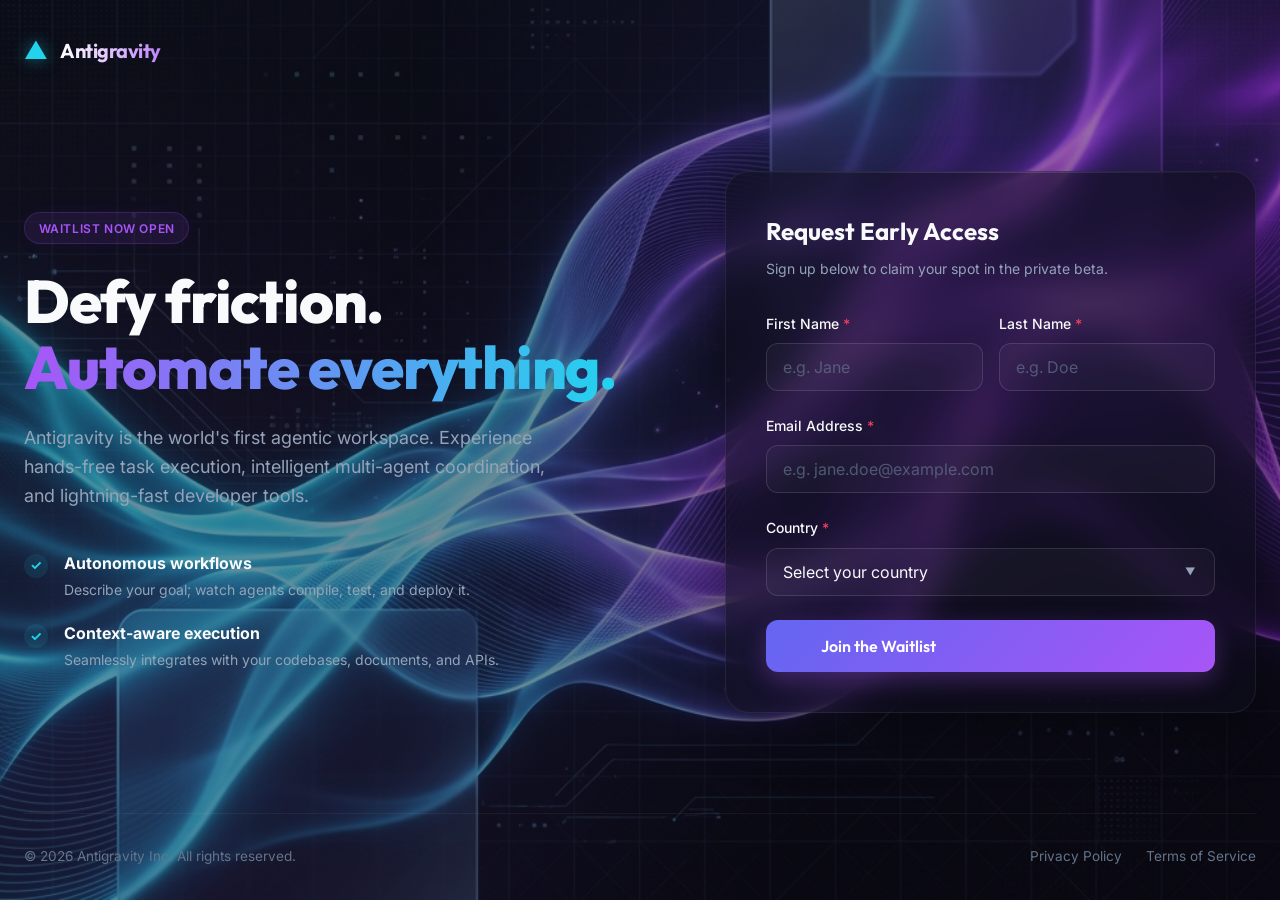
<file: index.html>
<!DOCTYPE html>
<html lang="en">
<head>
  <meta charset="UTF-8">
  <meta name="viewport" content="width=device-width, initial-scale=1.0">
  <title>Antigravity Workspace | Early Access Waitlist</title>
  <meta name="description" content="Join the waitlist for Antigravity Workspace, the next-generation agentic computing platform designed to automate workflows and elevate productivity.">
  
  <!-- Premium Typography -->
  <link rel="preconnect" href="https://fonts.googleapis.com">
  <link rel="preconnect" href="https://fonts.gstatic.com" crossorigin>
  <link href="https://fonts.googleapis.com/css2?family=Inter:wght@300;400;500;600&family=Outfit:wght@400;600;700;800&display=swap" rel="stylesheet">
  
  <!-- Custom Stylesheet -->
  <link rel="stylesheet" href="style.css">
</head>
<body>
  <!-- Animated Background Mesh -->
  <div class="bg-wrapper" aria-hidden="true">
    <div class="bg-mesh"></div>
    <div class="bg-overlay"></div>
  </div>

  <div class="page-container">
    <!-- Header -->
    <header class="site-header">
      <div class="logo-container">
        <span class="logo-icon" aria-hidden="true">▲</span>
        <span class="logo-text">Antigravity</span>
      </div>
    </header>

    <!-- Main Content -->
    <main class="main-content">
      <div class="content-grid">
        
        <!-- Left: Hero Messaging -->
        <section class="hero-section">
          <div class="badge">Waitlist Now Open</div>
          <h1 class="hero-title">Defy friction. <br><span class="gradient-text">Automate everything.</span></h1>
          <p class="hero-subtitle">
            Antigravity is the world's first agentic workspace. Experience hands-free task execution, intelligent multi-agent coordination, and lightning-fast developer tools.
          </p>
          
          <ul class="feature-list" role="list">
            <li class="feature-item">
              <span class="feature-icon" aria-hidden="true">✓</span>
              <div>
                <strong>Autonomous workflows</strong>
                <p>Describe your goal; watch agents compile, test, and deploy it.</p>
              </div>
            </li>
            <li class="feature-item">
              <span class="feature-icon" aria-hidden="true">✓</span>
              <div>
                <strong>Context-aware execution</strong>
                <p>Seamlessly integrates with your codebases, documents, and APIs.</p>
              </div>
            </li>
          </ul>
        </section>

        <!-- Right: Signup Form Card -->
        <section class="form-section">
          <div class="glass-card" id="signup-card">
            <div class="card-header">
              <h2>Request Early Access</h2>
              <p>Sign up below to claim your spot in the private beta.</p>
            </div>

            <!-- Form -->
            <form id="waitlist-form" novalidate>
              <div class="form-row">
                <!-- First Name -->
                <div class="form-group">
                  <label for="first-name">First Name <span class="required-star">*</span></label>
                  <input 
                    type="text" 
                    id="first-name" 
                    name="first_name" 
                    required 
                    autocomplete="given-name" 
                    placeholder="e.g. Jane"
                    aria-errormessage="first-name-error"
                  >
                  <div id="first-name-error" class="error-msg" role="alert">
                    <span aria-hidden="true">⚠️</span> First name is required.
                  </div>
                </div>

                <!-- Last Name -->
                <div class="form-group">
                  <label for="last-name">Last Name <span class="required-star">*</span></label>
                  <input 
                    type="text" 
                    id="last-name" 
                    name="last_name" 
                    required 
                    autocomplete="family-name" 
                    placeholder="e.g. Doe"
                    aria-errormessage="last-name-error"
                  >
                  <div id="last-name-error" class="error-msg" role="alert">
                    <span aria-hidden="true">⚠️</span> Last name is required.
                  </div>
                </div>
              </div>

              <!-- Email -->
              <div class="form-group">
                <label for="email">Email Address <span class="required-star">*</span></label>
                <input 
                  type="email" 
                  id="email" 
                  name="email" 
                  required 
                  autocomplete="email" 
                  placeholder="e.g. jane.doe@example.com"
                  aria-errormessage="email-error"
                >
                <div id="email-error" class="error-msg" role="alert">
                  <span aria-hidden="true">⚠️</span> Please enter a valid email address.
                </div>
              </div>

              <!-- Country -->
              <div class="form-group">
                <label for="country">Country <span class="required-star">*</span></label>
                <div class="select-wrapper">
                  <select 
                    id="country" 
                    name="country" 
                    required 
                    aria-errormessage="country-error"
                  >
                    <option value="" disabled selected hidden>Select your country</option>
                    <option value="US">United States</option>
                    <option value="GB">United Kingdom</option>
                    <option value="CA">Canada</option>
                    <option value="AU">Australia</option>
                    <option value="DE">Germany</option>
                    <option value="FR">France</option>
                    <option value="IN">India</option>
                    <option value="JP">Japan</option>
                    <option value="BR">Brazil</option>
                    <option value="SG">Singapore</option>
                    <option value="OTHER">Other Country</option>
                  </select>
                  <span class="select-arrow" aria-hidden="true">▼</span>
                </div>
                <div id="country-error" class="error-msg" role="alert">
                  <span aria-hidden="true">⚠️</span> Please select your country.
                </div>
              </div>

              <!-- Submit Button -->
              <button type="submit" id="submit-btn" class="btn-primary">
                <span>Join the Waitlist</span>
                <span class="btn-shine"></span>
              </button>
            </form>
          </div>

          <!-- Success Screen (Initially Hidden) -->
          <div class="glass-card success-card hidden" id="success-card">
            <div class="success-icon" aria-hidden="true">✨</div>
            <h2>You're on the list!</h2>
            <p id="success-message">
              Thank you for signing up, <strong id="user-display-name">Jane</strong>! We've reserved your spot and sent a confirmation email to <span id="user-display-email" class="highlight-text">jane.doe@example.com</span>.
            </p>
            <p class="share-text">Help us spread the word:</p>
            <div class="social-share-buttons">
              <button type="button" class="btn-secondary share-btn" id="share-twitter">Share on X</button>
              <button type="button" class="btn-secondary share-btn" id="copy-link">Copy Invite Link</button>
            </div>
            <button type="button" class="btn-text" id="reset-form-btn">← Back to signup</button>
          </div>
        </section>

      </div>
    </main>

    <!-- Footer -->
    <footer class="site-footer">
      <p>&copy; 2026 Antigravity Inc. All rights reserved.</p>
      <div class="footer-links">
        <a href="#privacy">Privacy Policy</a>
        <a href="#terms">Terms of Service</a>
      </div>
    </footer>
  </div>

  <!-- JavaScript file -->
  <script src="app.js"></script>
</body>
</html>
</file>
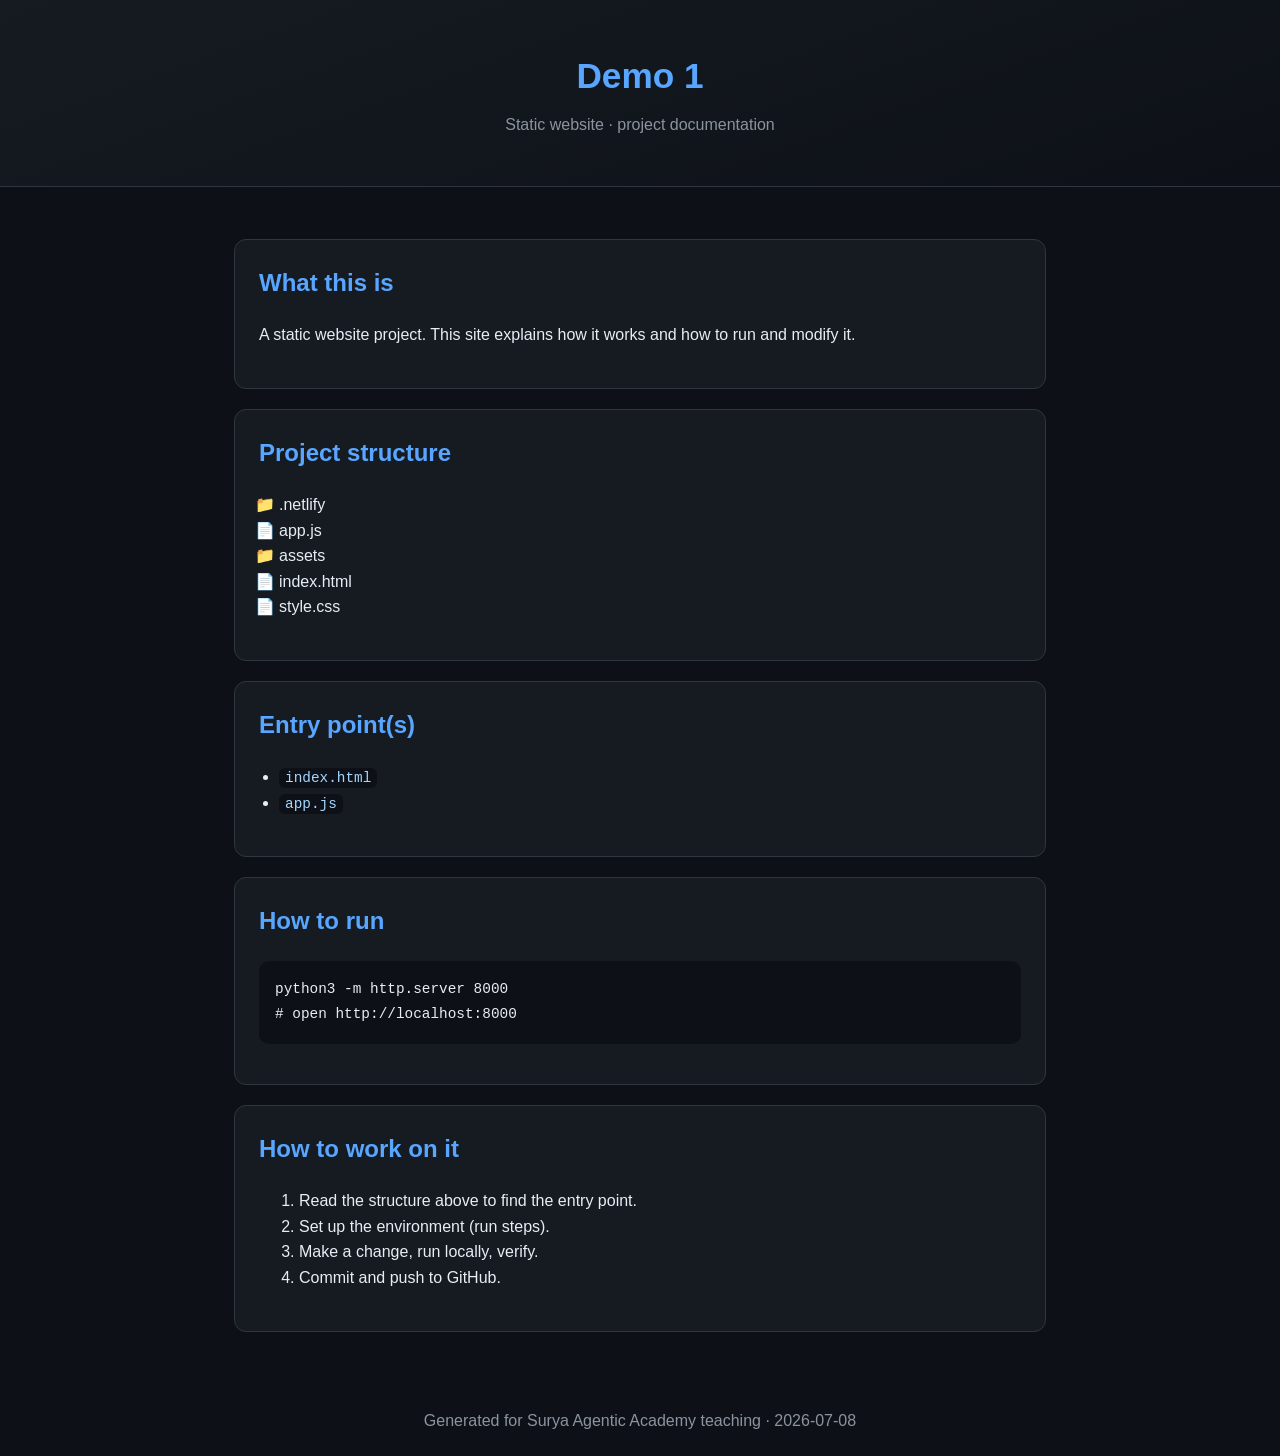
<file: docs/index.html>
<!doctype html>
<html lang="en"><head><meta charset="utf-8">
<meta name="viewport" content="width=device-width, initial-scale=1">
<title>Demo 1 — Docs</title>
<style>
:root{--bg:#0d1117;--card:#161b22;--fg:#e6edf3;--acc:#58a6ff;--mut:#8b949e;--bord:#30363d}
*{box-sizing:border-box}body{margin:0;font:16px/1.6 -apple-system,Segoe UI,Roboto,sans-serif;background:var(--bg);color:var(--fg)}
header{padding:48px 24px;text-align:center;background:linear-gradient(160deg,#161b22,#0d1117);border-bottom:1px solid var(--bord)}
h1{margin:0;font-size:2.2rem;color:var(--acc)}.tag{color:var(--mut);margin-top:8px}
main{max-width:860px;margin:0 auto;padding:32px 24px}
section{background:var(--card);border:1px solid var(--bord);border-radius:12px;padding:24px;margin:20px 0}
h2{color:var(--acc);margin-top:0}code{background:#0d1117;padding:2px 6px;border-radius:6px;color:#a5d6ff;font-size:.9em}
pre{background:#0d1117;padding:16px;border-radius:10px;overflow:auto}pre code{background:none;color:#e6edf3;padding:0}
ul{padding-left:20px}li.dir::marker{content:'📁 '}li.file::marker{content:'📄 '}
footer{text-align:center;color:var(--mut);padding:24px}
a{color:var(--acc)}
</style></head>
<body>
<header><h1>Demo 1</h1><div class="tag">Static website · project documentation</div></header>
<main>
<section><h2>What this is</h2><p>A static website project. This site explains how it works and how to run and modify it.</p></section>
<section><h2>Project structure</h2><ul><li class='dir'>.netlify</li><li class='file'>app.js</li><li class='dir'>assets</li><li class='file'>index.html</li><li class='file'>style.css</li></ul></section>
<section><h2>Entry point(s)</h2><ul><li><code>index.html</code></li><li><code>app.js</code></li></ul></section>
<section><h2>How to run</h2><pre><code>python3 -m http.server 8000
# open http://localhost:8000</code></pre></section>

<section><h2>How to work on it</h2><ol><li>Read the structure above to find the entry point.</li><li>Set up the environment (run steps).</li><li>Make a change, run locally, verify.</li><li>Commit and push to GitHub.</li></ol></section>

</main>
<footer>Generated for Surya Agentic Academy teaching · 2026-07-08</footer>
</body></html>
</file>
<file: style.css>
/* Custom Design System Tokens */
:root {
  --color-bg-dark: #08070d;
  --color-text-primary: #f8fafc;
  --color-text-secondary: #94a3b8;
  --color-text-muted: #64748b;
  
  /* Palette & Glow Accents */
  --color-accent-purple: #a855f7;
  --color-accent-cyan: #22d3ee;
  --color-accent-blue: #6366f1;
  --color-error: #f43f5e;
  --color-error-bg: rgba(244, 63, 94, 0.06);
  --color-success: #10b981;
  --color-success-bg: rgba(16, 185, 129, 0.06);
  
  /* Glassmorphism Styles */
  --glass-bg: rgba(15, 14, 28, 0.55);
  --glass-border: rgba(255, 255, 255, 0.07);
  --glass-border-focus: rgba(168, 85, 247, 0.4);
  --glass-shadow: 0 20px 50px rgba(0, 0, 0, 0.4);

  /* Fonts */
  --font-family-title: 'Outfit', sans-serif;
  --font-family-body: 'Inter', sans-serif;
}

/* Reset and Base Styles */
*, *::before, *::after {
  box-sizing: border-box;
  margin: 0;
  padding: 0;
}

body {
  font-family: var(--font-family-body);
  background-color: var(--color-bg-dark);
  color: var(--color-text-primary);
  line-height: 1.6;
  min-height: 100vh;
  overflow-x: hidden;
}

/* Premium Background Scene */
.bg-wrapper {
  position: fixed;
  top: 0;
  left: 0;
  width: 100vw;
  height: 100vh;
  z-index: -1;
  overflow: hidden;
}

.bg-mesh {
  position: absolute;
  top: 0;
  left: 0;
  width: 100%;
  height: 100%;
  background-image: url('assets/bg.png');
  background-size: cover;
  background-position: center;
  opacity: 0.5;
  filter: saturate(1.2);
  transform: scale(1.02);
  animation: bgPulse 20s infinite ease-in-out;
}

.bg-overlay {
  position: absolute;
  top: 0;
  left: 0;
  width: 100%;
  height: 100%;
  background: radial-gradient(circle at 80% 20%, rgba(99, 102, 241, 0.15), transparent 50%),
              radial-gradient(circle at 10% 80%, rgba(168, 85, 247, 0.1), transparent 50%),
              #08070d;
  mix-blend-mode: plus-lighter;
}

@keyframes bgPulse {
  0%, 100% { transform: scale(1.02) translate(0, 0); }
  50% { transform: scale(1.06) translate(-1%, -1%); }
}

/* Page Layout */
.page-container {
  display: flex;
  flex-direction: column;
  min-height: 100vh;
  max-width: 1280px;
  margin: 0 auto;
  padding: 0 1.5rem;
}

/* Header */
.site-header {
  padding: 2rem 0;
  display: flex;
  align-items: center;
}

.logo-container {
  display: flex;
  align-items: center;
  gap: 0.75rem;
}

.logo-icon {
  font-size: 1.5rem;
  color: var(--color-accent-cyan);
  text-shadow: 0 0 15px rgba(34, 211, 238, 0.5);
  animation: float 4s infinite ease-in-out;
}

.logo-text {
  font-family: var(--font-family-title);
  font-weight: 700;
  font-size: 1.25rem;
  letter-spacing: -0.025em;
  background: linear-gradient(to right, #ffffff, #c084fc);
  -webkit-background-clip: text;
  -webkit-text-fill-color: transparent;
}

@keyframes float {
  0%, 100% { transform: translateY(0); }
  50% { transform: translateY(-4px); }
}

/* Main Grid Layout */
.main-content {
  flex: 1;
  display: flex;
  align-items: center;
  padding: 2rem 0 4rem;
}

.content-grid {
  display: grid;
  grid-template-columns: 1.2fr 1fr;
  gap: 4rem;
  align-items: center;
  width: 100%;
}

/* Hero Section */
.hero-section {
  display: flex;
  flex-direction: column;
  gap: 1.5rem;
}

.badge {
  display: inline-flex;
  align-self: flex-start;
  padding: 0.35rem 0.85rem;
  border-radius: 9999px;
  font-size: 0.75rem;
  font-weight: 600;
  text-transform: uppercase;
  letter-spacing: 0.05em;
  background: rgba(168, 85, 247, 0.1);
  border: 1px solid rgba(168, 85, 247, 0.2);
  color: var(--color-accent-purple);
  box-shadow: 0 0 15px rgba(168, 85, 247, 0.05);
}

.hero-title {
  font-family: var(--font-family-title);
  font-weight: 800;
  font-size: clamp(2.5rem, 5vw, 3.75rem);
  line-height: 1.1;
  letter-spacing: -0.02em;
}

.gradient-text {
  background: linear-gradient(to right, var(--color-accent-purple), var(--color-accent-cyan));
  -webkit-background-clip: text;
  -webkit-text-fill-color: transparent;
}

.hero-subtitle {
  color: var(--color-text-secondary);
  font-size: 1.125rem;
  max-width: 540px;
}

.feature-list {
  display: flex;
  flex-direction: column;
  gap: 1.25rem;
  margin-top: 1rem;
}

.feature-item {
  display: flex;
  gap: 1rem;
  align-items: flex-start;
}

.feature-icon {
  display: flex;
  align-items: center;
  justify-content: center;
  width: 24px;
  height: 24px;
  border-radius: 50%;
  background: rgba(34, 211, 238, 0.1);
  color: var(--color-accent-cyan);
  font-weight: bold;
  font-size: 0.85rem;
  flex-shrink: 0;
  margin-top: 0.2rem;
}

.feature-item strong {
  display: block;
  font-size: 1rem;
  color: var(--color-text-primary);
  margin-bottom: 0.15rem;
}

.feature-item p {
  color: var(--color-text-secondary);
  font-size: 0.875rem;
}

/* Glassmorphic Form Card */
.glass-card {
  background: var(--glass-bg);
  border: 1px solid var(--glass-border);
  border-radius: 24px;
  padding: 2.5rem;
  backdrop-filter: blur(16px);
  -webkit-backdrop-filter: blur(16px);
  box-shadow: var(--glass-shadow);
  transition: transform 0.3s ease, border-color 0.3s ease;
  position: relative;
  overflow: hidden;
}

.glass-card::before {
  content: "";
  position: absolute;
  top: 0;
  left: 0;
  right: 0;
  height: 1px;
  background: linear-gradient(90deg, transparent, rgba(255, 255, 255, 0.15), transparent);
}

.card-header {
  margin-bottom: 2rem;
}

.card-header h2 {
  font-family: var(--font-family-title);
  font-weight: 700;
  font-size: 1.5rem;
  margin-bottom: 0.5rem;
}

.card-header p {
  color: var(--color-text-secondary);
  font-size: 0.875rem;
}

/* Form Fields */
.form-row {
  display: grid;
  grid-template-columns: 1fr 1fr;
  gap: 1rem;
}

.form-group {
  margin-bottom: 1.5rem;
  position: relative;
}

label {
  display: block;
  font-size: 0.875rem;
  font-weight: 500;
  color: var(--color-text-primary);
  margin-bottom: 0.5rem;
}

.required-star {
  color: var(--color-error);
}

input, select {
  width: 100%;
  background: rgba(255, 255, 255, 0.03);
  border: 1px solid rgba(255, 255, 255, 0.12);
  border-radius: 12px;
  padding: 0.8rem 1rem;
  color: var(--color-text-primary);
  font-family: var(--font-family-body);
  font-size: 1rem;
  min-height: 48px;
  box-sizing: border-box;
  transition: all 0.2s ease-in-out;
}

input::placeholder {
  color: var(--color-text-muted);
  opacity: 0.7;
}

input:hover, select:hover {
  background: rgba(255, 255, 255, 0.05);
  border-color: rgba(255, 255, 255, 0.2);
}

input:focus, select:focus {
  outline: none;
  background: rgba(255, 255, 255, 0.05);
  border-color: var(--color-accent-purple);
  box-shadow: 0 0 0 3px rgba(168, 85, 247, 0.2), 0 0 15px rgba(168, 85, 247, 0.1);
}

/* Custom Select styling */
.select-wrapper {
  position: relative;
}

select {
  appearance: none;
  -webkit-appearance: none;
  -moz-appearance: none;
  cursor: pointer;
  padding-right: 2.5rem; /* Space for the arrow */
}

/* Ensure the disabled placeholder option looks muted */
select option:disabled {
  color: var(--color-text-muted);
}

select option {
  background: #0f0e1c;
  color: var(--color-text-primary);
}

.select-arrow {
  position: absolute;
  right: 1.2rem;
  top: 50%;
  transform: translateY(-50%);
  font-size: 0.65rem;
  color: var(--color-text-secondary);
  pointer-events: none;
  transition: transform 0.2s ease;
}

.select-wrapper:focus-within .select-arrow {
  color: var(--color-accent-purple);
  transform: translateY(-50%) rotate(180deg);
}

/* Form Validation Styling (Baseline Compliant :user-invalid) */
.error-msg {
  display: none;
  align-items: center;
  gap: 0.35rem;
  color: var(--color-error);
  font-size: 0.75rem;
  margin-top: 0.5rem;
  animation: slideInDown 0.2s ease-out;
}

/* Apply error styling when invalid after user interaction */
input:user-invalid, select:user-invalid {
  border-color: var(--color-error);
  background-color: var(--color-error-bg);
}

input:user-invalid:focus, select:user-invalid:focus {
  box-shadow: 0 0 0 3px rgba(244, 63, 94, 0.2);
}

/* Show error text */
input:user-invalid + .error-msg {
  display: flex;
}

.select-wrapper:has(select:user-invalid) + .error-msg {
  display: flex;
}

/* Optional: success indicators for corrected input */
input:required:user-valid, select:required:user-valid {
  border-color: var(--color-success);
}

@keyframes slideInDown {
  from {
    opacity: 0;
    transform: translateY(-4px);
  }
  to {
    opacity: 1;
    transform: translateY(0);
  }
}

/* Submit Button */
.btn-primary {
  display: flex;
  align-items: center;
  justify-content: center;
  width: 100%;
  min-height: 52px;
  background: linear-gradient(135deg, var(--color-accent-blue), var(--color-accent-purple));
  color: #ffffff;
  border: none;
  border-radius: 12px;
  font-family: var(--font-family-title);
  font-weight: 600;
  font-size: 1rem;
  cursor: pointer;
  position: relative;
  overflow: hidden;
  box-shadow: 0 8px 24px rgba(168, 85, 247, 0.3);
  transition: all 0.3s cubic-bezier(0.16, 1, 0.3, 1);
  margin-top: 1.5rem;
}

.btn-primary span {
  position: relative;
  z-index: 2;
}

.btn-primary::after {
  content: "";
  position: absolute;
  top: 0;
  left: 0;
  width: 100%;
  height: 100%;
  background: linear-gradient(135deg, var(--color-accent-purple), var(--color-accent-cyan));
  opacity: 0;
  z-index: 1;
  transition: opacity 0.3s ease;
}

.btn-primary:hover {
  transform: translateY(-2px);
  box-shadow: 0 12px 30px rgba(168, 85, 247, 0.45);
}

.btn-primary:hover::after {
  opacity: 1;
}

.btn-primary:active {
  transform: translateY(0);
  box-shadow: 0 4px 15px rgba(168, 85, 247, 0.3);
}

.btn-shine {
  position: absolute;
  top: 0;
  left: -100%;
  width: 50%;
  height: 100%;
  background: linear-gradient(90deg, transparent, rgba(255, 255, 255, 0.2), transparent);
  transform: skewX(-25deg);
  z-index: 2;
  transition: none;
}

.btn-primary:hover .btn-shine {
  left: 150%;
  transition: left 0.8s ease-in-out;
}

/* Success Card */
.success-card {
  display: flex;
  flex-direction: column;
  align-items: center;
  text-align: center;
  animation: scaleUpIn 0.4s cubic-bezier(0.34, 1.56, 0.64, 1);
}

.success-icon {
  font-size: 3rem;
  margin-bottom: 1.5rem;
  text-shadow: 0 0 20px rgba(168, 85, 247, 0.6);
  animation: bounce 2s infinite ease-in-out;
}

.success-card h2 {
  font-family: var(--font-family-title);
  font-size: 1.85rem;
  font-weight: 800;
  margin-bottom: 1rem;
  background: linear-gradient(to right, #ffffff, var(--color-accent-cyan));
  -webkit-background-clip: text;
  -webkit-text-fill-color: transparent;
}

.success-card p {
  color: var(--color-text-secondary);
  font-size: 0.95rem;
  max-width: 360px;
  line-height: 1.6;
}

.highlight-text {
  color: var(--color-accent-cyan);
  font-weight: 500;
}

.share-text {
  font-weight: 600;
  font-size: 0.85rem;
  text-transform: uppercase;
  letter-spacing: 0.05em;
  margin-top: 2rem;
  margin-bottom: 0.75rem;
  color: var(--color-text-muted);
}

.social-share-buttons {
  display: grid;
  grid-template-columns: 1fr 1fr;
  gap: 0.75rem;
  width: 100%;
  margin-bottom: 2rem;
}

.btn-secondary {
  display: inline-flex;
  align-items: center;
  justify-content: center;
  min-height: 44px;
  background: rgba(255, 255, 255, 0.05);
  border: 1px solid rgba(255, 255, 255, 0.1);
  color: var(--color-text-primary);
  border-radius: 8px;
  font-size: 0.875rem;
  font-weight: 500;
  cursor: pointer;
  transition: all 0.2s ease;
}

.btn-secondary:hover {
  background: rgba(255, 255, 255, 0.08);
  border-color: rgba(255, 255, 255, 0.2);
  transform: translateY(-1px);
}

.btn-text {
  background: none;
  border: none;
  color: var(--color-text-muted);
  font-size: 0.85rem;
  cursor: pointer;
  transition: color 0.2s ease;
}

.btn-text:hover {
  color: var(--color-text-primary);
}

.hidden {
  display: none !important;
}

@keyframes scaleUpIn {
  from {
    opacity: 0;
    transform: scale(0.95);
  }
  to {
    opacity: 1;
    transform: scale(1);
  }
}

@keyframes bounce {
  0%, 100% { transform: translateY(0); }
  50% { transform: translateY(-8px); }
}

/* Footer */
.site-footer {
  display: flex;
  justify-content: space-between;
  align-items: center;
  padding: 2rem 0;
  border-top: 1px solid rgba(255, 255, 255, 0.05);
  color: var(--color-text-muted);
  font-size: 0.85rem;
  margin-top: auto;
}

.footer-links {
  display: flex;
  gap: 1.5rem;
}

.footer-links a {
  color: var(--color-text-muted);
  text-decoration: none;
  transition: color 0.2s ease;
}

.footer-links a:hover {
  color: var(--color-text-primary);
}

/* Responsive Breakpoints */
@media (max-width: 968px) {
  .content-grid {
    grid-template-columns: 1fr;
    gap: 3rem;
    padding: 1rem 0;
  }
  
  .hero-section {
    text-align: center;
    align-items: center;
  }
  
  .hero-subtitle {
    margin: 0 auto;
  }
  
  .feature-list {
    align-items: flex-start;
    text-align: left;
    max-width: 500px;
    margin: 1rem auto 0;
  }
}

@media (max-width: 480px) {
  .form-row {
    grid-template-columns: 1fr;
    gap: 0;
  }
  
  .glass-card {
    padding: 1.75rem;
  }
  
  .site-footer {
    flex-direction: column;
    gap: 1rem;
    text-align: center;
  }
}

/* Ensure accessible outlines when user navigates by keyboard */
*:focus-visible {
  outline: 3px solid var(--color-accent-cyan) !important;
  outline-offset: 2px;
}
</file>
